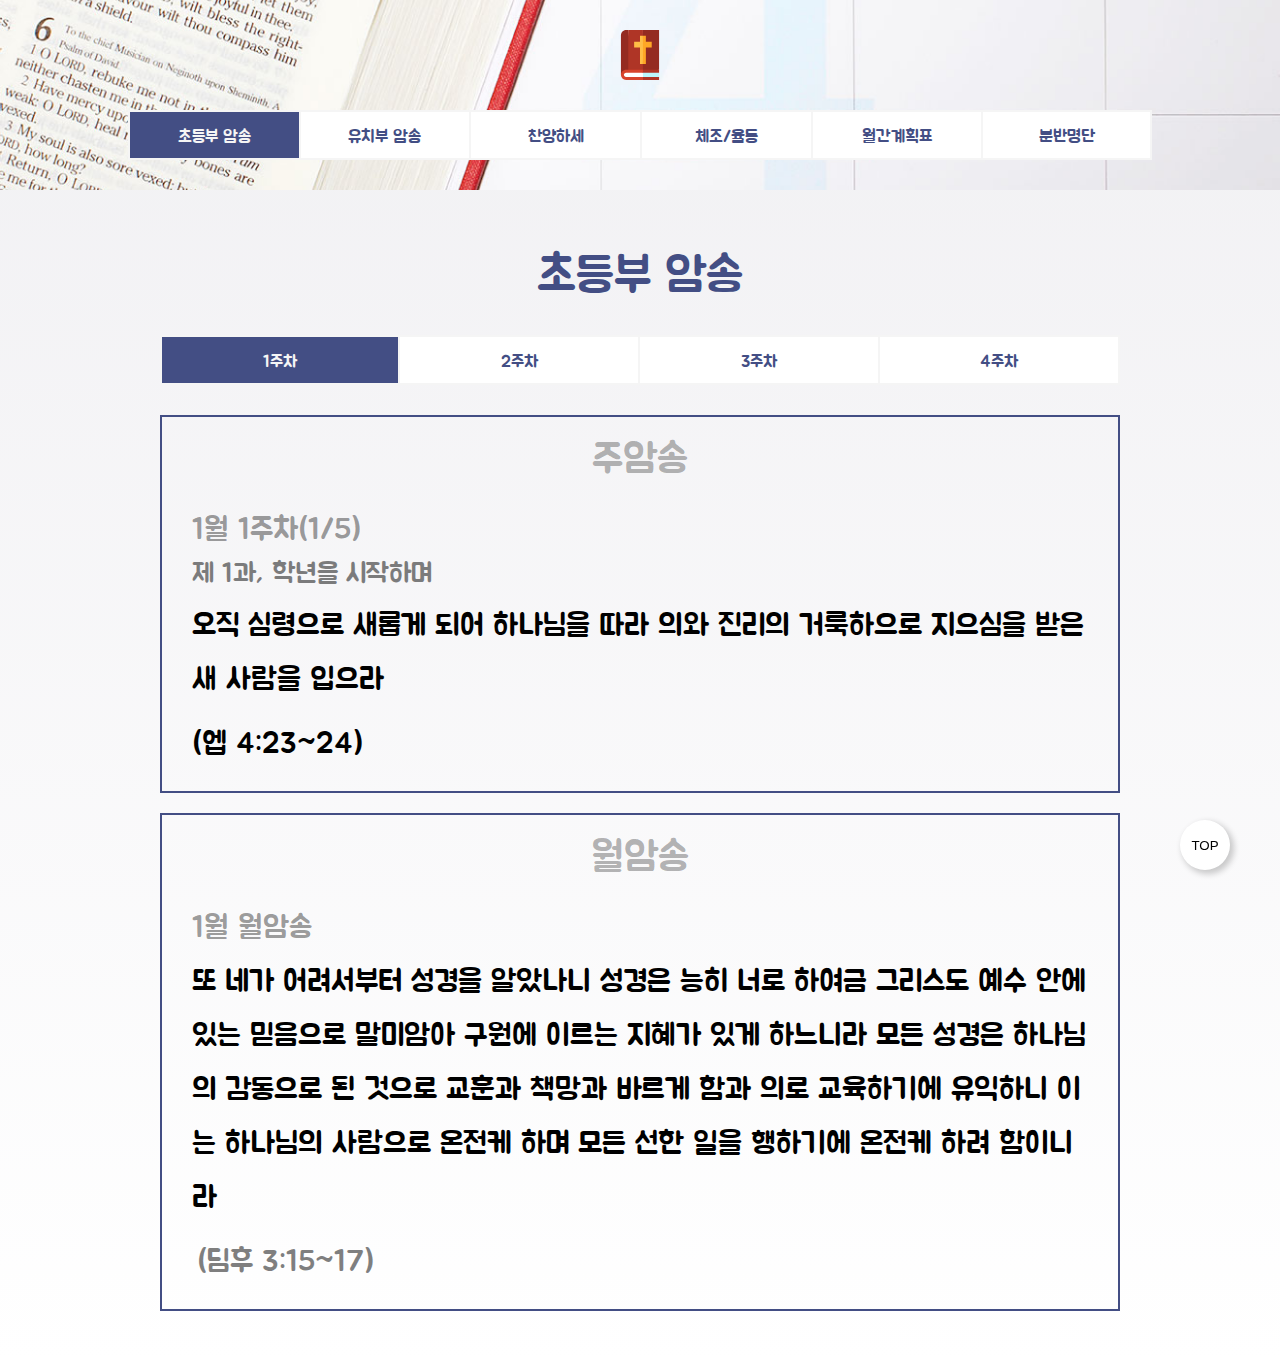
<file: jongro_school/index.html>
<!DOCTYPE html>
<html lang="ko">
<head>
    <meta charset="UTF-8">
    <meta name="viewport" content="width=device-width, initial-scale=1">
    <meta property="og:title" content="대한예수교침례회 서울종로교회 교회학교 입니다.">
    <link rel="apple-touch-icon" sizes="57x57" href="img/apple-icon-57x57.png">
    <link rel="apple-touch-icon" sizes="60x60" href="img/apple-icon-60x60.png">
    <link rel="apple-touch-icon" sizes="72x72" href="img/apple-icon-72x72.png">
    <link rel="apple-touch-icon" sizes="76x76" href="img/apple-icon-76x76.png">
    <link rel="apple-touch-icon" sizes="114x114" href="img/apple-icon-114x114.png">
    <link rel="apple-touch-icon" sizes="120x120" href="img/apple-icon-120x120.png">
    <link rel="apple-touch-icon" sizes="144x144" href="img/apple-icon-144x144.png">
    <link rel="apple-touch-icon" sizes="152x152" href="img/apple-icon-152x152.png">
    <link rel="apple-touch-icon" sizes="180x180" href="img/apple-icon-180x180.png">
    <link rel="icon" type="image/png" sizes="192x192"  href="img/android-icon-192x192.png">
    <link rel="icon" type="image/png" sizes="32x32" href="img/favicon-32x32.png">
    <link rel="icon" type="image/png" sizes="96x96" href="img/favicon-96x96.png">
    <link rel="icon" type="image/png" sizes="16x16" href="img/favicon-16x16.png">
    <link rel="manifest" href="img/manifest.json">
    <link rel="shortcut icon" href="img/favicon.ico" type="image/x-icon">
    <link rel="icon" href="img/favicon.ico" type="image/x-icon">
    <meta name="msapplication-TileColor" content="#ffffff">
    <meta name="msapplication-TileImage" content="img/ms-icon-144x144.png">
    <meta name="theme-color" content="#ffffff">
    <link rel="stylesheet" href="css/normalize.css">
    <link rel="stylesheet" href="css/magnific-popup.css">
    <link rel="stylesheet" href="css/style.css">
    <script src="js/jquery-3.3.1.min.js"></script>
    <script src="js/jquery.magnific-popup.min.js"></script>
    <script src="js/custom.js"></script>
    <script src="js/script.js"></script>
    <!--[if lt IE 8]>
        <script src="js/html5shiv.min.js"></script>
        <script src="js/respond.min.js"></script>
    <![endif]-->
    <title>서울종로교회 교회학교</title>
</head>
<body>
    <input id="invMainImage" name="invMainImage" type="hidden" value="/img/jongro.png">
    <input id="locMapImage" name="locMapImage" type="hidden" value="/img/jongro.png">
   <header>
       <div class="nav">
           <h1>교회학교</h1>
           <nav>
               <ul class="clear">
                   <li class="active"><a href="#recitationE">초등부 암송</a></li>
                   <li><a href="#recitationY">유치부 암송</a></li>
                   <li><a href="#song">찬양하세</a></li>
                   <li><a href="#exercise">체조/율동</a></li>
                   <li><a href="#monthPlan">월간계획표</a></li>
                   <li><a href="#classList">분반명단</a></li>
               </ul>
            </nav>
            <button class="topButton">TOP</button>
       </div>
   </header>
    <div class="contents">
        <section id="recitationE" class="recitation">
            <h2>초등부 암송</h2>
            <nav class="subNav">
                <ul class="clear">
                  <!-- 1주차 입력하기 -->
                    <li class="on"><a href="#week1">1주차</a></li>
                    <li><a href="#week2">2주차</a></li>
                    <li><a href="#week3">3주차</a></li>
                    <li><a href="#week4">4주차</a></li>
                </ul>
            </nav>

            <div class="week" id="week1">
               <h3>주암송</h3><b></b><i></i><p></p>
            </div>
            <div class="week" id="week2">
               <h3>주암송</h3><b></b><i></i><p></p>
            </div>
            <div class="week" id="week3">
                <h3>주암송</h3><b></b><i></i><p></p>
            </div>
            <div class="week" id="week4">
                <h3>주암송</h3><b></b><i></i><p></p>
            </div>
            <div class="month" id="month">
                <h3>월암송</h3><b></b><p></p>
            </div>
        </section>
        <section id="recitationY" class="recitation">
            <h2>유치부 암송</h2>
            <nav class="subNav">
                <ul class="clear">
                  <!-- 1주차 입력하기 -->
                    <li class="on"><a href="#week5">1주차</a></li>
                    <li><a href="#week6">2주차</a></li>
                    <li><a href="#week7">3주차</a></li>
                    <li><a href="#week8">4주차</a></li>
                </ul>
            </nav>
            <div class="week" id="week5">
                <h3>주암송</h3><b></b><i></i><p></p>
            </div>
            <div class="week" id="week6">
                <h3>주암송</h3><b></b><i></i><p></p>
            </div>
            <div class="week" id="week7">
                <h3>주암송</h3><b></b><i></i><p></p>
            </div>
            <div class="week" id="week8">
                <h3>주암송</h3><b></b><i></i><p></p>
            </div>
        </section>
        <section id="song" class="song">
            <div class="inner">
                <h2>찬양하세</h2>
                <nav class="subNav">
                    <ul class="clear">
                        <li><a href="#listSong">신,구약 목록가</a></li>
                        <li class="on"><a href="#weekSong">찬양하세</a></li>
                    </ul>
                </nav>
                <div id="listSong" class="bibleList clear">
                    <h3>신,구약 목록가</h3>
                    <b>
                       <p>1. 창세기, 출애굽기, 레위기, <br>민수기, 신명기, 여호수아, <br>사사기, 룻기, 사무엘상하, <br>열왕기상하, 역대상하</p>
                        <p>2. 에스라, 느헤미야, 에스더, <br>욥기, 시편, 잠언, 전도서, <br>아가, 이사야, 예레미야, <br>예레미야애가, 에스겔</p>
                        <p>3. 다니엘, 호세아, 요엘, <br>아모스, 오바댜, 요나, <br>미가, 나훔, 하박국, 스바냐, <br>학개, 스가랴, 말라기</p>
                    </b>
                    <b>
                       <p>4. 마태, 마가, 누가, 요한, <br>사도행전, 로마서, <br>고린도전후, 갈라디아서, <br>에베소서, 빌립보, 골로새</p>
                        <p>5. 데살로니가전후서, <br>디모데전후, 디도서, <br>빌레몬, 히브리, 야고보, <br>베드로전후, 요한일이삼</p>
                        <p>6. 유대서, 요한계시록, <br>구약 39권에다 <br>신약 27권으로<br> 성경 66권이라.</p>
                    </b>
                </div>
                <div id="weekSong" class="bibleList">
                    <div class="bibleList-01">
                        <h3></h3><p></p>
                        <div class="popup-youtube">
                            <a class="button" href="#">영상보기</a>
                        </div>
                        <iframe src="#" frameborder="0" allow="accelerometer; autoplay; encrypted-media; gyroscope; picture-in-picture" allowfullscreen></iframe>
                    </div>
                    <div class="bibleList-02">
                        <h3></h3><p></p>
                        <div class="popup-youtube2">
                            <a class="button" href="#">영상보기</a>
                        </div>
                        <iframe src="#" frameborder="0" allow="accelerometer; autoplay; encrypted-media; gyroscope; picture-in-picture" allowfullscreen></iframe>
                    </div>
                </div>
            </div>

        </section>
        <section id="exercise" class="recitationBySong">
            <div class="inner">
                <h2>준비 체조/율동</h2>
                <nav class="subNav">
                    <ul class="clear">
                        <li class="on"><a href="#summer1">체조 part1.</a></li>
                        <li><a href="#summer2">체조 part2.</a></li>
                    </ul>
                </nav>

                <div id="summer1" class="bibleList">
                    <div>
                        <h3>너는 축복의 씨앗</h3>
                        <p>
                        너는 축북의 씨앗<br>
                        하나님께서 만드셨죠<br>
                        너는 축복의 씨앗<br>
                        하나님께서 심으셨죠<br>
						</p>
                        <p>
                        너로 인해 주님의 사랑이 싹틔우고<br>
                        아름다운 믿음 나무 자라며<br>
                        너로 인해 주님의<br>축복 열매 맺으며<br>
                        아름다운 향기를 나누리<br>
                        </p>
                        <div class="popup-youtube3">
                            <a class="button" href="#">영상보기</a>
                        </div>
                        <iframe src="https://www.youtube.com/embed/n0sP2bVUH-0" frameborder="0" allow="accelerometer; autoplay; encrypted-media; gyroscope; picture-in-picture" allowfullscreen></iframe>
                    </div>
                    <div>
                        <h3>예쁜 손 모아</h3>
                        <p>
                        예쁜 손 모아 짝짝짝<br>
                        두발을 모아 쿵쿵쿵<br>
                        초롱 초롱 초로롱 <br>친구들과 인사 합시다<br>
						</p>
                        <p>
                        안녕~ 안녕~ <br>사랑의 하트 너에게 줄께<br>
                        안녕~ 안녕~ <br>친구야 반가워<br>
                        안녕~ 안녕~ <br>사랑의 하트 너에게 줄께<br>
                        안녕~ 안녕~ <br>친구야 반가워<br>
                        </p>
                        <div class="popup-youtube4">
                            <a class="button" href="#">영상보기</a>
                        </div>
                        <iframe src="https://www.youtube.com/embed/wX4ApP8TrhU" frameborder="0" allow="accelerometer; autoplay; encrypted-media; gyroscope; picture-in-picture" allowfullscreen></iframe>
                    </div>
                </div>
                <div id="summer2" class="bibleList">
                    <div>
                        <h3>나의 발은 춤을 추며</h3>
                        <p>나의 발은 춤을 추며, <br>나의 손은 손뼉치며</p>
                        <p>나의 입은 기뻐 노래 부르네</p>
                        <p>나의 발은 춤을 추며, <br>나의 손은 손뼉치며</p>
                        <p>나의 입은 기뻐 노래 부르네</p>
                        <p>내가 주께 찬양해 - <br>내가 주께 찬양해 -</p><p>내가 주께 찬양하며 주 - 사랑해</p>
                        <div class="popup-youtube5">
                            <a class="button" href="#">영상보기</a>
                        </div>
                        <iframe src="https://www.youtube.com/embed/zzQkMPZrJog" frameborder="0" allow="accelerometer; autoplay; encrypted-media; gyroscope; picture-in-picture" allowfullscreen></iframe>
                    </div>
                    <div>
                        <h3>왕의 자녀답게 살아요</h3>
                        <p>
                        하나님은 온 우주를 다스리는 왕<br>
                        어리지만 너와 나는 그 왕의 자녀<br>
                        하늘나라 왕자 공주 신분에 맞게<br>
                        하나님의 자녀답게 살아갈거야<br>
						</p>
                       	<p>
                        라라라라 랄라랄라<br>라라라라 랄라랄라라라<br>
                        라라라라 랄라랄라<br>라라라라 랄라랄라라<br>
						</p>
                        <p>
                        옛사람의 낡은 삶을<br>모두 벗어버리고<br>
                        새사람의 멋진 삶을<br>덧입으면서<br>
						</p>
                        <p>
                        One! Two! Three! Four!<br>
                        하늘나라 왕의<br>자녀답게 살아갈거야<br>
                        하늘나라 왕의<br>자녀답게 살아갈거야<br>
                        하늘나라 왕의<br>자녀답게 살아갈거야<br>
                        하늘나라 왕의<br>자녀답게 살아갈거야<br>
						</p>
                        <p>
                        라라라라 랄라랄라<br>라라라라 랄라랄라라라<br>
                        라라라라 랄라랄라<br>라라라라 랄라랄라라<br>
                        </p>
                        <div class="popup-youtube6">
                            <a class="button" href="#">영상보기</a>
                        </div>
                        <iframe src="https://www.youtube.com/embed/ZGOOh_DjzEA" frameborder="0" allow="accelerometer; autoplay; encrypted-media; gyroscope; picture-in-picture" allowfullscreen></iframe>
                    </div>
                </div>
            </div>
        </section>
        <section id="monthPlan">
            <div class="inner">
                <h2>월간계획표</h2>
                <img src="#" alt="월간계획표" title="월간계획표">
                <!--div class="schoolClass">
                    <div class="thead">
                        <div class="tableDate">일시</div>
                        <div class="tableDate">유치부 공과</div>
                        <div class="tableDate">초등부 공과</div>
                        <div class="tableDate">찬송/율동</div>
                        <div class="tableDate">진행/암송</div>
                        <div class="tableDate">주간행사</div>
                    </div>
                    <div class="tbody">
                        <div class="tableRow">
                            <div class="tableDate" dateLabel="일시">
                                <span>1주차</span>
                                <span class="gray">(12/1)</span>
                            </div>
                            <div class="tableDate" dateLabel="유치부">
                                <span>48과.</span>
                                <span>고난 받으신 예수님</span>
                                <span class="gray">(허대한T)</span>
                            </div>
                            <div class="tableDate" dateLabel="초등부">
                                <span>48과.</span>
                                <span>다윗과 절뚝발이 왕자</span>
                                <span class="gray">(유년부-노효종T / 초등부-박경철T)</span>
                            </div>
                            <div class="tableDate" dateLabel="찬송/율동">
                                <span>117.</span>
                                <span>항상 기뻐해요</span>
                                <span class="gray">(최선영T)</span>
                            </div>
                            <div class="tableDate" dateLabel="진행/암송">
                                <span>진행/찬양</span>
                                <span class="gray">(박숙현T)</span>
                                <span>암송(초등부)</span>
                                <span class="gray">(송화순T)</span>
                            </div>
                            <div class="tableDate" dateLabel="주간행사">
                                <span>유초등부 교사모임</span>
                                <span class="gray">장소:교무실</span>
                                <span class="gray">일시:11.29(금)20:00~</span>
                            </div>
                        </div>
                        <div class="tableRow">
                            <div class="tableDate" dateLabel="일시">
                                <span>2주차</span>
                                <span class="gray">(12/8)</span>
                            </div>
                            <div class="tableDate" dateLabel="유치부">
                                <span>49과.</span>
                                <span>예수님은 다시 살아나셨어요</span>
                                <span class="gray">(허대한T)</span>
                            </div>
                            <div class="tableDate" dateLabel="초등부">
                                <span>49과.</span>
                                <span>지혜를 구한 솔로몬</span>
                                <span class="gray">(유년부-김동하T / 초등부-고동현T)</span>
                            </div>
                            <div class="tableDate" dateLabel="찬송/율동">
                                <span>117.</span>
                                <span>항상 기뻐해요</span>
                                <span class="gray">(고은아T, 김진주T)</span>
                            </div>
                            <div class="tableDate" dateLabel="진행/암송">
                                <span>진행/찬양</span>
                                <span class="gray">(최선영T)</span>
                                <span>암송(초등부)</span>
                                <span class="gray">(송화순T)</span>
                            </div>
                            <div class="tableDate" dateLabel="주간행사">
                                <span>유초등부 교사모임</span>
                                <span class="gray">장소 : 교무실</span>
                                <span class="gray">-</span>
                            </div>
                        </div>
                        <div class="tableRow">
                            <div class="tableDate" dateLabel="일시">
                                <span>3주차</span>
                                <span class="gray">(12/15)</span>
                            </div>
                            <div class="tableDate" dateLabel="유치부">
                                <span>50과.</span>
                                <span>다시 오실 예수님</span>
                                <span class="gray">(김동하T)</span>
                            </div>
                            <div class="tableDate" dateLabel="초등부">
                                <span>50과.</span>
                                <span>성전을 지은 솔로몬</span>
                                <span class="gray">(유년부-남형욱T / 초등부-고동현T)</span>
                            </div>
                            <div class="tableDate" dateLabel="찬송/율동">
                                <span>9.</span>
                                <span>내 마음에 사랑이</span>
                                <span class="gray">(고은아T, 김진주T)</span>
                            </div>
                            <div class="tableDate" dateLabel="진행/암송">
                                <span>진행/찬양</span>
                                <span class="gray">(최선영T)</span>
                                <span>암송(초등부)</span>
                                <span class="gray">(송화순T)</span>
                            </div>
                            <div class="tableDate" dateLabel="주간행사">
                                <span>유초등부 교사모임</span>
                                <span class="gray">장소 : 교무실</span>
                                <span class="gray">-</span>
                            </div>
                        </div>
                        <div class="tableRow">
                            <div class="tableDate" dateLabel="일시">
                                <span>4주차</span>
                                <span class="gray">(12/22)</span>
                            </div>
                            <div class="tableDate" dateLabel="유치부">
                                <span>51과.</span>
                                <span>천국</span>
                                <span class="gray">(허대한T)</span>
                            </div>
                            <div class="tableDate" dateLabel="초등부">
                                <span>51과.</span>
                                <span>나누어진 나라</span>
                                <span class="gray">(유년부-고동현T / 초등부-김태우T)</span>
                            </div>
                            <div class="tableDate" dateLabel="찬송/율동">
                                <span>9.</span>
                                <span>내 마음에 사랑이</span>
                                <span class="gray">(고은아T, 김진주T)</span>
                            </div>
                            <div class="tableDate" dateLabel="진행/암송">
                                <span>진행/찬양</span>
                                <span class="gray">(최선영T)</span>
                                <span>암송(초등부)</span>
                                <span class="gray">(송화순T)</span>
                            </div>
                            <div class="tableDate" dateLabel="주간행사">
                                <span>유초등부 교사모임</span>
                                <span class="gray">장소 : 교무실</span>
                                <span class="gray">-</span>
                            </div>
                        </div>
                        <div class="tableRow">
                            <div class="tableDate" dateLabel="일시">
                                <span>5주차</span>
                                <span class="gray">(12/29)</span>
                            </div>
                            <div class="tableDate" dateLabel="유치부">
                                <span>52과.</span>
                                <span>하나님 감사해요</span>
                                <span class="gray">(허대한T)</span>
                            </div>
                            <div class="tableDate" dateLabel="초등부">
                                <span>52과.</span>
                                <span>학년을 마치며</span>
                                <span class="gray">(유년부-고동현T / 초등부-김태우T)</span>
                            </div>
                            <div class="tableDate" dateLabel="찬송/율동">
                                <span>9.</span>
                                <span>내 마음에 사랑이</span>
                                <span class="gray">(고은아T, 김진주T)</span>
                            </div>
                            <div class="tableDate" dateLabel="진행/암송">
                                <span>진행/찬양</span>
                                <span class="gray">(최선영T)</span>
                                <span>암송(초등부)</span>
                                <span class="gray">(송화순T)</span>
                            </div>
                            <div class="tableDate" dateLabel="주간행사">
                                <span>유초등부 교사모임</span>
                                <span class="gray">장소 : 교무실</span>
                                <span class="gray">-</span>
                            </div>
                        </div>
                    </div>
                </div-->
            </div>
        </section>
        <section id="classList">
            <div class="inner">
                <h2>분반명단</h2>
                <img src="#" alt="분반명단" title="분반명단" class="classList-img">
                <div class="schoolClass">
                    <h3>유치부</h3>
                    <div class="thead">
                        <div class="tableDate">반</div>
                        <div class="tableDate">교사</div>
                        <div class="tableDate">학생</div>
                    </div>
                    <div class="tbody">
                        <div class="tableRow">
                            <div class="tableDate" dateLabel="반">5~6세</div>
                            <div class="tableDate" dateLabel="교사">고은아</div>
                            <div class="tableDate" dateLabel="학생">고은채, 백승현, 신솔</div>
                        </div>
                        <div class="tableRow">
                            <div class="tableDate" dateLabel="반">7세 A</div>
                            <div class="tableDate" dateLabel="교사">신예지</div>
                            <div class="tableDate" dateLabel="학생">박하람, 윤수아, 주도윤, 차유준, 전은지</div>
                        </div>
                        <div class="tableRow">
                            <div class="tableDate" dateLabel="반">7세 B</div>
                            <div class="tableDate" dateLabel="교사">신현정</div>
                            <div class="tableDate" dateLabel="학생">고은찬, 김은빈, 송진우, 옹서윤</div>
                        </div>
                        <div class="tableRow">
                            <div class="tableDate" dateLabel="반">주임 및 보조</div>
                            <div class="tableDate" dateLabel="교사">노효종</div>
                            <div class="tableDate" dateLabel="학생">-</div>
                        </div>
                    </div>
                </div>
                <div class="schoolClass">
                    <h3>초등부</h3>
                    <div class="thead">
                        <div class="tableDate">반</div>
                        <div class="tableDate">교사</div>
                        <div class="tableDate">학생</div>
                    </div>
                    <div class="tbody">
                        <div class="tableRow">
                            <div class="tableDate" dateLabel="반">1-2학년 A</div>
                            <div class="tableDate" dateLabel="교사">이경자</div>
                            <div class="tableDate" dateLabel="학생">김예은, 박민설, 오원재, 정민준</div>
                        </div>
                        <div class="tableRow">
                            <div class="tableDate" dateLabel="반">1-2학년 B</div>
                            <div class="tableDate" dateLabel="교사">남형욱</div>
                            <div class="tableDate" dateLabel="학생">김시연, 박서온, 오원진</div>
                        </div>
                        <div class="tableRow">
                            <div class="tableDate" dateLabel="반">3-4학년 A</div>
                            <div class="tableDate" dateLabel="교사">송화순</div>
                            <div class="tableDate" dateLabel="학생">박서율, 소정호, 송지원, 한은제</div>
                        </div>
                        <div class="tableRow">
                            <div class="tableDate" dateLabel="반">3-4학년 B</div>
                            <div class="tableDate" dateLabel="교사">-</div>
                            <div class="tableDate" dateLabel="학생">박하음, 윤주영, 이세현</div>
                        </div>
                        <div class="tableRow">
                            <div class="tableDate" dateLabel="반">5-6학년 A</div>
                            <div class="tableDate" dateLabel="교사">김진주</div>
                            <div class="tableDate" dateLabel="학생">김미애, 김수민, 김수연, 박하예</div>
                        </div>
					    <div class="tableRow">
                            <div class="tableDate" dateLabel="반">5-6학년 B</div>
                            <div class="tableDate" dateLabel="교사">최진</div>
                            <div class="tableDate" dateLabel="학생">강유선, 김온유, 김여은, 윤설아</div>
                        </div>
					    <div class="tableRow">
                            <div class="tableDate" dateLabel="반">5-6학년 C</div>
                            <div class="tableDate" dateLabel="교사">이석재</div>
                            <div class="tableDate" dateLabel="학생">김대호, 박재신, 박태건, 최하늘</div>
                        </div>
					    <div class="tableRow">
                            <div class="tableDate" dateLabel="반">교무</div>
                            <div class="tableDate" dateLabel="교사">김동하</div>
                            <div class="tableDate" dateLabel="학생">-</div>
                        </div>
					    <div class="tableRow">
                            <div class="tableDate" dateLabel="반">부장</div>
                            <div class="tableDate" dateLabel="교사">고동현</div>
                            <div class="tableDate" dateLabel="학생">-</div>
                        </div>
                    </div>
                </div>
                <div class="schoolClass">
                    <h3>학생회</h3>
                    <div class="thead">
                        <div class="tableDate">반</div>
                        <div class="tableDate">교사</div>
                        <div class="tableDate">학생</div>
                    </div>
                    <div class="tbody">
                        <div class="tableRow">
                            <div class="tableDate" dateLabel="반">형제 A</div>
                            <div class="tableDate" dateLabel="교사">신동민</div>
                            <div class="tableDate" dateLabel="학생">최온유, 박규민, 김대환</div>
                        </div>
                        <div class="tableRow">
                            <div class="tableDate" dateLabel="반">형제 B</div>
                            <div class="tableDate" dateLabel="교사">허대한</div>
                            <div class="tableDate" dateLabel="학생">김재훈, 최하민, 이재균, 김장수</div>
                        </div>
                        <div class="tableRow">
                            <div class="tableDate" dateLabel="반">자매 A</div>
                            <div class="tableDate" dateLabel="교사">김수림</div>
                            <div class="tableDate" dateLabel="학생">김미나, 한은결</div>
                        </div>
                        <div class="tableRow">
                            <div class="tableDate" dateLabel="반">자매 B</div>
                            <div class="tableDate" dateLabel="교사">박근아</div>
                            <div class="tableDate" dateLabel="학생">정서진, 송인하, 박서진</div>
                        </div>
                        <div class="tableRow">
                            <div class="tableDate" dateLabel="반">교무</div>
                            <div class="tableDate" dateLabel="교사">신현빈</div>
                            <div class="tableDate" dateLabel="학생">-</div>
                        </div>
					    <div class="tableRow">
                            <div class="tableDate" dateLabel="반">부장</div>
                            <div class="tableDate" dateLabel="교사">박준영</div>
                            <div class="tableDate" dateLabel="학생">-</div>
                        </div>
                    </div>
                </div>
                <a href="tel:+821029393408" class="table-tel">유초등부 부장 : 고동현 (010-2939-3408)</a>
                <a href="tel:+821088969230" class="table-tel">학생회 부장 : 박준영 (010-8896-9230)</a>
            </div>
        </section>
    </div>
</body>
</html>
</file>
<file: jongro_school/css/style.css>
@charset "UTF-8";
@import url('https://fonts.googleapis.com/css?family=Jua|Stylish&display=swap');

/* reset */
* {margin: 0; padding: 0; box-sizing: border-box;}
html, body {position: relative; top: 0;left: 0; font-family: 'Jua', sans-serif;}
ul {list-style-type: none;}
a {text-decoration: none;}
h1 {margin: 0;}
img {border: none;} 
html {font-size: 0.625em;}
button {border: none;}
button:active {border: none;}
button:focus {outline:none;}
.clear:after {content: ""; display: block; clear: both;}
.blind {position: absolute; top: -9999px; left: -9999px;}

/* ================== nav ================= */
header h1 {width: 50px;height: 50px;margin: 0 auto 30px;text-align: center; text-indent: -9999px;background: url(../img/bible.svg) no-repeat center/contain;}
header .nav {padding: 30px 0;background: url(../img/bg.jpg) no-repeat center 60%/cover;}
header nav {width: 80%;margin: 0 auto; }
header ul > li {float: left;width: 50%;}
header ul > li > a {display: block; width: 100%; height: 50px; border-top: 2px solid #f5f5f5; border-left: 2px solid #f5f5f5;background: #fff;font-size: 1.5rem;line-height: 50px; color: #434e84; text-align: center;}
header ul > li:nth-child(even) > a {border-right: 2px solid #f5f5f5;}
header ul > li:nth-child(5) > a, ul > li:nth-child(6) > a {border-bottom: 2px solid #f5f5f5;}
header li.active > a {background: #434e84; color: #f5f5f5;}
header .topButton {position: fixed;bottom: 30px;right: 50px;width: 50px; height: 50px;border-radius: 25px;background: #fff;box-shadow: 3px 3px 6px 1px rgba(0,0,0,0.2);z-index: 2;}
/* ================== nav ================= */
section {padding: 20px 0; text-align: center; background-image: linear-gradient(rgba(230,229,234,0.5),rgba(230,229,234,0));}

/* contents */
h2 {margin-bottom: 30px;color: #434e84;font-size: 2.5rem; font-weight: normal;}
h3 {margin-bottom: 20px; color: rgba(0,0,0,0.3);font-size: 2.0rem; font-weight: normal; text-align: center;}
#weekSong h3 {margin-top: 50px;}
.recitation > div {width: 75%;margin: 0 auto 20px; padding: 10px;border: 2px solid #434e84;text-align: left;}
.recitation b, .recitationBySong b {display: block;margin-bottom: 10px;color: rgba(0,0,0,0.4);font-weight: normal; font-size: 1.9rem;}
.recitation i, .recitationBySong i {display: block;margin-bottom: 10px;font-style: normal; font-size: 1.6rem;}
.recitation p {font-size: 1.4rem;line-height: 1.7;}
.recitation p span {display: block;padding-top: 10px;}
.recitation .subNav ul > li {width: 25%;}
.recitation .subNav {width: 75%;}
.recitation .subNav ul > li:nth-child(3) > a, .recitation .subNav ul > li:nth-child(4) > a {border-top: 2px solid #f5f5f5;}
.recitation .subNav ul > li:nth-child(3) > a {border-left: none;}

/* song */
.song .inner {width: 90%;margin: 0 auto;}
nav.subNav {width: 80%;margin: 0 auto 30px;}
#weekSong nav.subNav, #exercise nav.subNav {width:60%;}
.subNav ul > li {float: left;width: 50%;}
.subNav ul > li > a {display: block;width: 100%; height: 50px;border: 2px solid #f5f5f5;background: #fff;font-size: 1.5rem;line-height: 50px; color: #434e84; text-align: center;}
.subNav ul > li.on > a {background: #434e84; color: #f5f5f5;}
.subNav ul > li:nth-child(even) > a {border-left: none;}
.subNav ul > li:nth-child(3) > a, .subNav ul > li:nth-child(4) > a {border-top: none;}
.month p > span:before {content: attr(date-label); padding-right: 5px; }
.month p > span.on {color: #000;}
.month p > span {color: rgba(0,0,0,0.5);}
.song .inner .bibleList {width: 100%;margin: 30px auto 0;}
.song .inner .bibleList b {display: block;float: left;width: 50%;font-weight: normal;}
#weeksong .bibleList h3 {margin-top: 80px;}
.song p, .recitationBySong p {width: 60%;margin: 0 auto 10px;font-size: 1.3rem; line-height: 1.7;}
.song p span, .recitationBySong p span {display: block;}
.button {display: block;width: 30%;height: 50px;margin: 20px auto 0;border-radius: 5px;font-size: 1.5rem;color: #fff; line-height: 50px;background: #434e84;}
iframe {display: none;}
#summer1 > div:nth-of-type(2),#summer2 > div:nth-of-type(2) {padding-top: 50px;}
#monthPlan, #classList {background: #fff;}
#monthPlan .inner, #classList .inner {width: 88.888%; margin: 0 auto;}
img {width: 100%;}

/* table */
.classList-img {display: none;}
.schoolClass {display: table; width: 90%; margin: 0 auto 30px;text-align: center;}
.schoolClass h3 {display: table-caption;}
.thead {display: table-header-group;background: #bcbcbc;}
.tbody {display: table-row-group;}
.tableRow {display: table-row;}  
.tableDate {display: table-cell;height: 30px;border-top: 1px solid #bcbcbc;border-left: 1px solid #bcbcbc;font-size: 1.3rem;line-height: 30px;}
.tableDate span {display: block;}
.tableDate span.gray {color: rgba(0,0,0,0.5);}
.tbody .tableRow .tableDate:last-child { border-right: 1px solid #bcbcbc;}
.tbody .tableRow:last-child .tableDate {border-bottom: 1px solid #bcbcbc;}
.table-tel {display: block; margin-right: 5%;text-align: right; font-size: 1.6rem; line-height: 1.7; color: #000;} 
/*
@media screen and (min-width:768px){}
*/
@media screen and (min-width:1024px){
    header ul > li {width: 16.666%;}
    header .nav nav ul > li > a { border-top: 2px solid #f5f5f5;border-bottom: 2px solid #f5f5f5;border-left: 2px solid #f5f5f5;font-size: 1.7rem;}
    header .nav nav ul > li:last-child > a {border-right: 2px solid #f5f5f5;} 
    header ul > li:nth-child(2n) > a {border: none;}
    header ul > li:nth-child(3) > a {border: none;}
    h2 {font-size: 4.8rem; padding-top: 30px;}
    h3 { margin-bottom: 30px;font-size: 4.0rem;}
    section {padding: 30px 0;}
    .recitation > div {padding: 20px 30px;}
    .recitation b, .recitationBySong b {font-size: 3.0rem;}
    .recitation i, .recitationBySong i {font-size: 2.7rem;color: rgba(0,0,0,0.5);}
    .recitation p {font-size: 3.0rem;line-height: 1.8;}  
    .song p, .recitationBySong p {font-size: 3.0rem;margin-bottom: 20px;}
    .subNav ul > li > a {font-size: 1.7rem;}
    .subNav ul > li {width: 50%;}
    .subNav ul > li:nth-child(3) > a, .song ul > li:nth-child(4) > a {border-top: 2px solid #f5f5f5;}
    .subNav ul > li:nth-child(3) > a {border-left: none;}
    iframe {display: block;width: 85%;margin: 150px auto 0;height: 600px;}
	.schoolClass {display: block; display: table;}
    .tableDate {height: 40px; line-height: 40px; font-size: 1.6rem;}
    #classList .inner {width: 60%;}
}    
@media screen and (max-width: 767px){
    .recitation > div {width: 80%;}
    .song .inner .bibleList b {width: 100%;}
	.classList-img {display: block;}
    .schoolClass, .thead, .tbody, .tableRow, .tableDate, .schoolClass h3 {display: none;}
    .thead {display: none;}
    .tableRow {margin: 10px 0;border-right: 1px solid #bcbcbc;border-bottom: 1px solid #bcbcbc;}
    .tableDate {position: relative;padding-left: 19%;text-align: left;height: auto;}
    .tableDate span {display: inline-block;}
    .tableDate:before {position: absolute;top:0;left: 0;content: attr(dateLabel);text-align: center;background: #bcbcbc;color: #fff;width: 17%;height: 100%;}
    .tbody .tableRow .tableDate:last-child {border-right: none;}
    .tbody .tableRow:last-child .tableDate {border-bottom: none;}
	.table-tel {display: none;}
}
</file>
